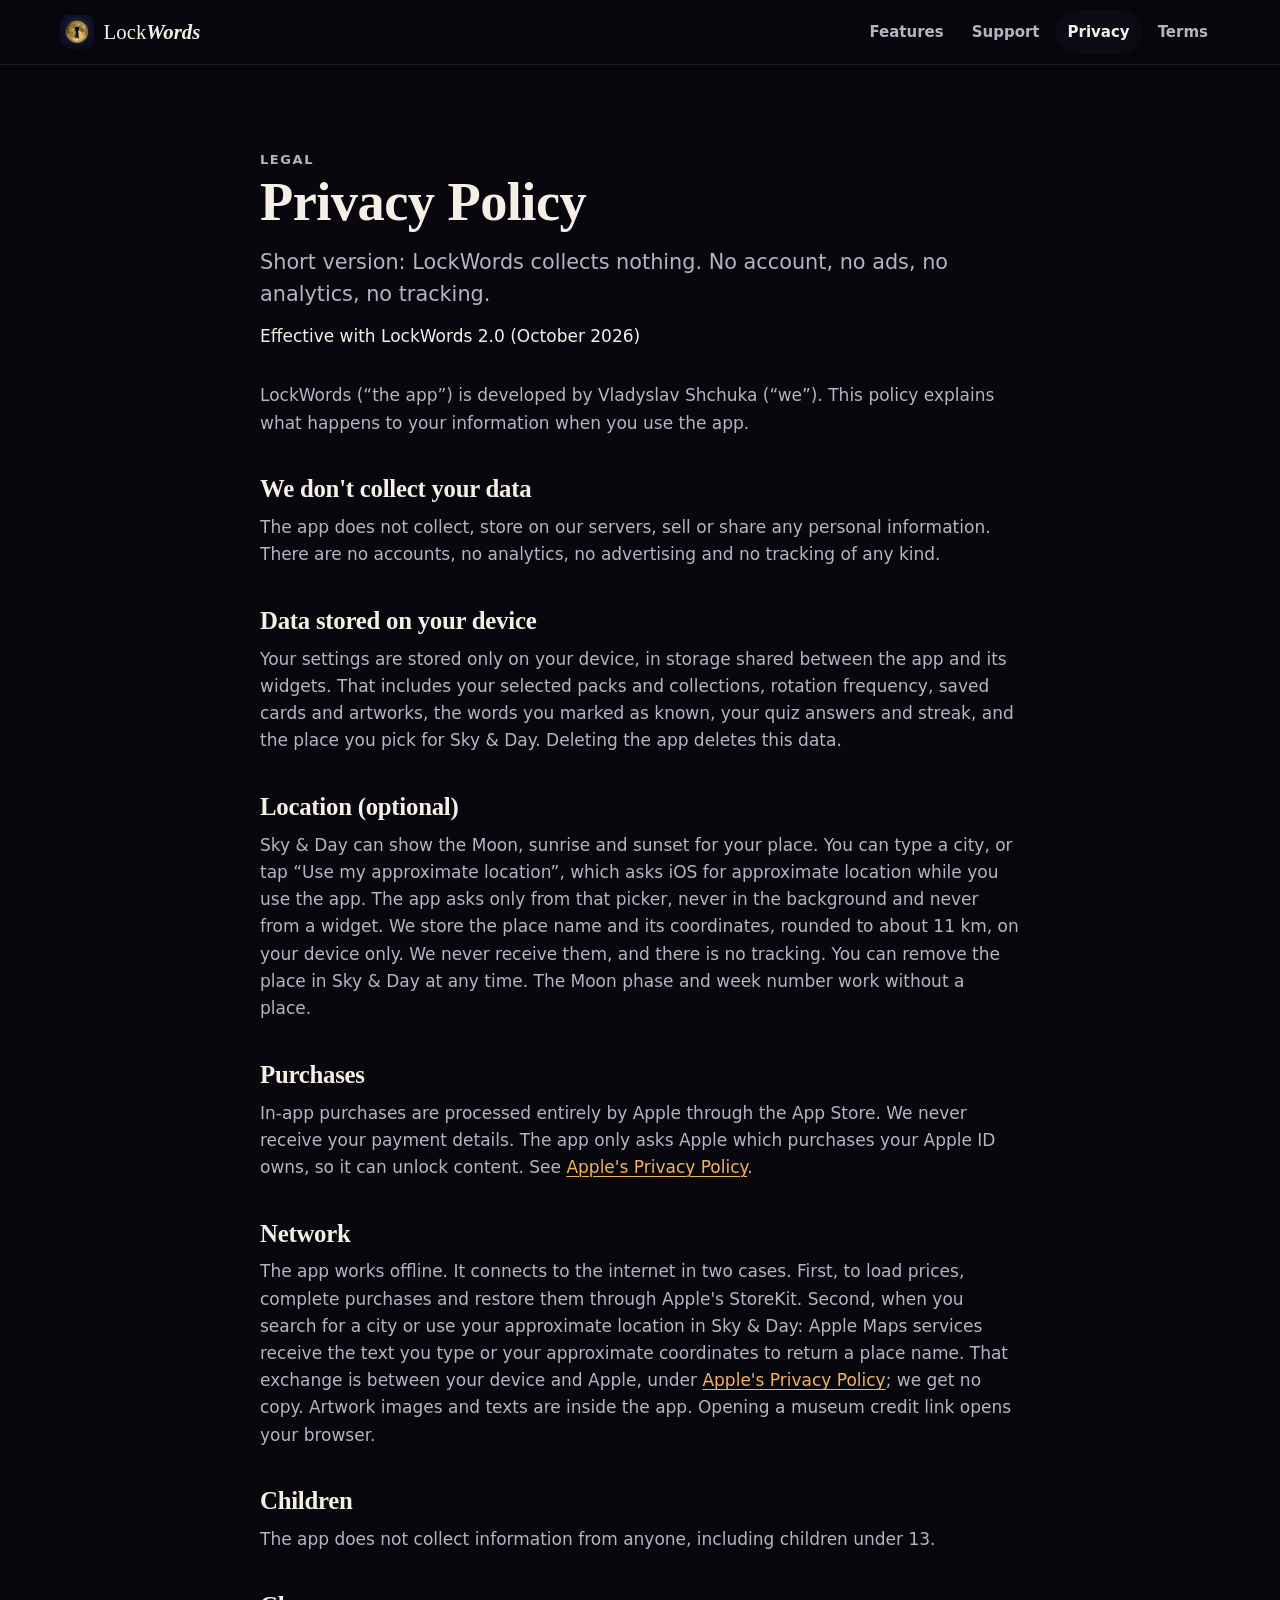
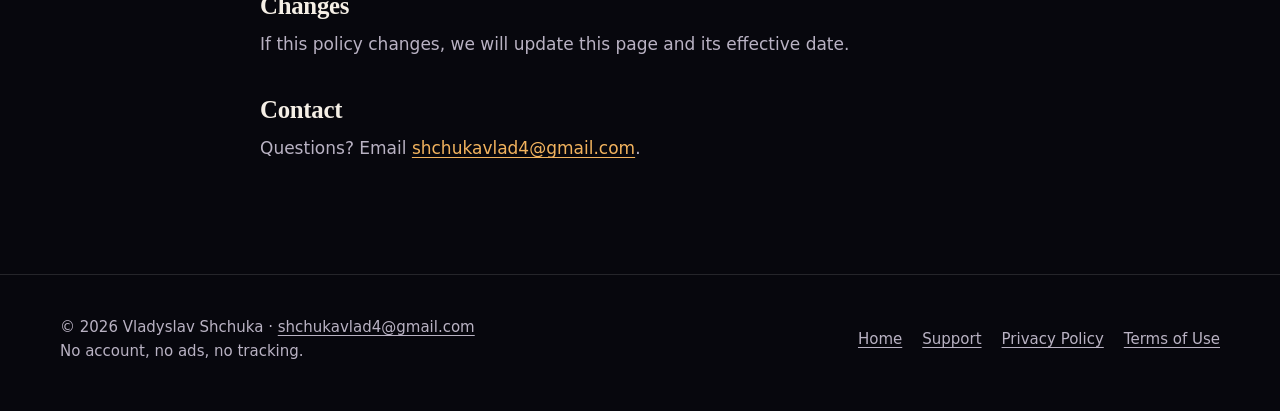
<file: privacy.html>
<!doctype html>
<html lang="en">
<head>
<meta charset="utf-8">
<meta name="viewport" content="width=device-width, initial-scale=1, viewport-fit=cover">
<title>Privacy Policy · LockWords</title>
<meta name="description" content="LockWords collects no personal data: no account, no ads, no analytics, no tracking. What stays on your iPhone and how optional location works.">
<meta name="theme-color" content="#07070D">
<link rel="canonical" href="https://xzot.github.io/lockwords/privacy.html">
<link rel="icon" href="assets/img/favicon-64.png" sizes="64x64">
<link rel="apple-touch-icon" href="assets/img/apple-touch-icon.png">
<link rel="stylesheet" href="assets/site.css">
</head>
<body>
<a class="skip" href="#main">Skip to content</a>
<header class="site-header">
  <div class="wrap">
    <a class="brand" href="./" aria-label="LockWords home"><img src="assets/img/icon.png" alt="" width="34" height="34"><span>Lock<b>Words</b></span></a>
    <nav class="nav" aria-label="Main"><a href="./#collections" class="nav-features">Features</a><a href="support.html">Support</a><a href="privacy.html" aria-current="page">Privacy</a><a href="terms.html">Terms</a></nav>
  </div>
</header>
<main id="main" class="narrow">
  <div class="page-head">
    <span class="eyebrow">Legal</span>
    <h1>Privacy Policy</h1>
    <p class="lead">Short version: LockWords collects nothing. No account, no ads, no analytics, no tracking.</p>
    <p class="meta" style="margin-top:.8rem">Effective with LockWords 2.0 (October 2026)</p>
  </div>
  <article class="prose">
<p>LockWords (“the app”) is developed by Vladyslav Shchuka (“we”). This policy explains what happens to your information when you use the app.</p>

<h2>We don't collect your data</h2>
<p>The app does not collect, store on our servers, sell or share any personal information. There are no accounts, no analytics, no advertising and no tracking of any kind.</p>

<h2>Data stored on your device</h2>
<p>Your settings are stored only on your device, in storage shared between the app and its widgets. That includes your selected packs and collections, rotation frequency, saved cards and artworks, the words you marked as known, your quiz answers and streak, and the place you pick for Sky &amp; Day. Deleting the app deletes this data.</p>

<h2>Location (optional)</h2>
<p>Sky &amp; Day can show the Moon, sunrise and sunset for your place. You can type a city, or tap “Use my approximate location”, which asks iOS for approximate location while you use the app. The app asks only from that picker, never in the background and never from a widget. We store the place name and its coordinates, rounded to about 11 km, on your device only. We never receive them, and there is no tracking. You can remove the place in Sky &amp; Day at any time. The Moon phase and week number work without a place.</p>

<h2>Purchases</h2>
<p>In-app purchases are processed entirely by Apple through the App Store. We never receive your payment details. The app only asks Apple which purchases your Apple ID owns, so it can unlock content. See <a href="https://www.apple.com/legal/privacy/">Apple's Privacy Policy</a>.</p>

<h2>Network</h2>
<p>The app works offline. It connects to the internet in two cases. First, to load prices, complete purchases and restore them through Apple's StoreKit. Second, when you search for a city or use your approximate location in Sky &amp; Day: Apple Maps services receive the text you type or your approximate coordinates to return a place name. That exchange is between your device and Apple, under <a href="https://www.apple.com/legal/privacy/">Apple's Privacy Policy</a>; we get no copy. Artwork images and texts are inside the app. Opening a museum credit link opens your browser.</p>

<h2>Children</h2>
<p>The app does not collect information from anyone, including children under 13.</p>

<h2>Changes</h2>
<p>If this policy changes, we will update this page and its effective date.</p>

<h2>Contact</h2>
<p>Questions? Email <a href="mailto:shchukavlad4@gmail.com">shchukavlad4@gmail.com</a>.</p>
  </article>
</main>
<footer class="site-footer">
  <div class="wrap">
    <p>© 2026 Vladyslav Shchuka · <a href="mailto:shchukavlad4@gmail.com">shchukavlad4@gmail.com</a><br>No account, no ads, no tracking.</p>
    <nav aria-label="Footer"><a href="./">Home</a><a href="support.html">Support</a><a href="privacy.html">Privacy Policy</a><a href="terms.html">Terms of Use</a></nav>
  </div>
</footer>
</body>
</html>
</file>
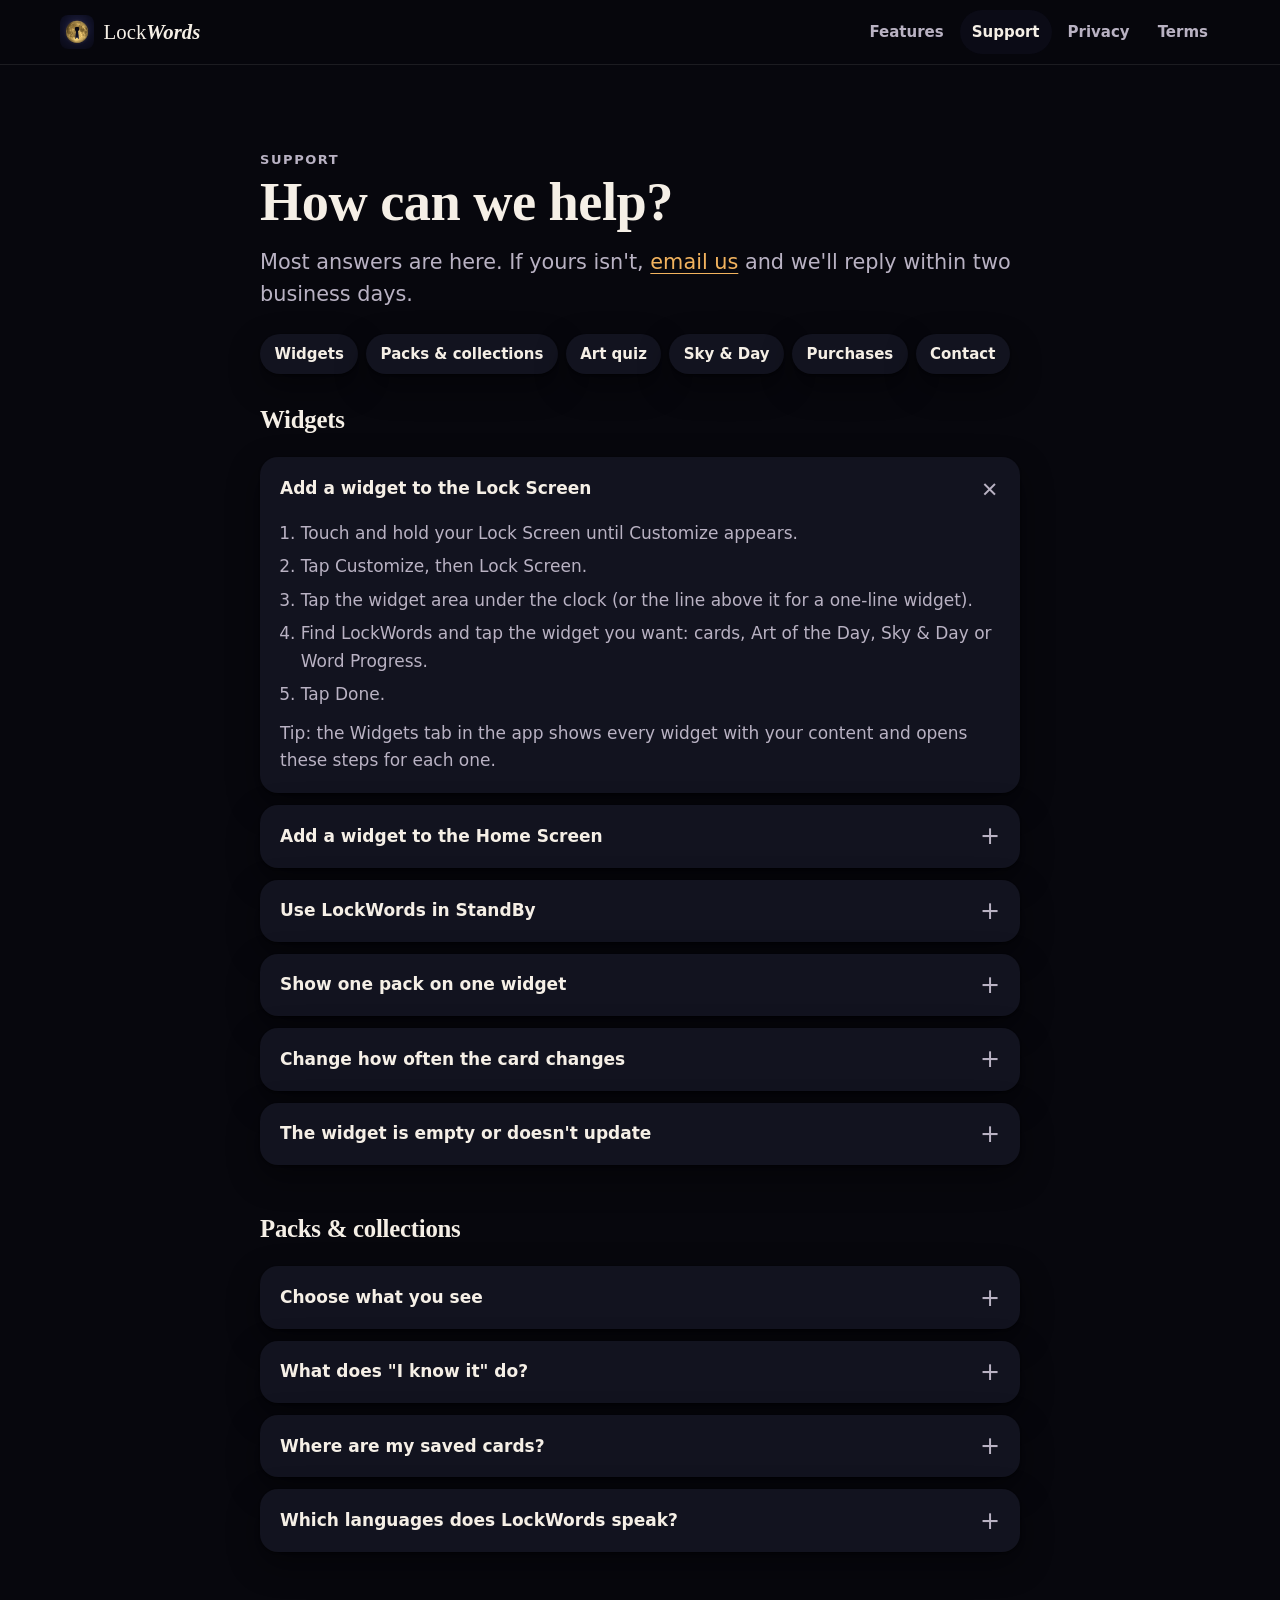
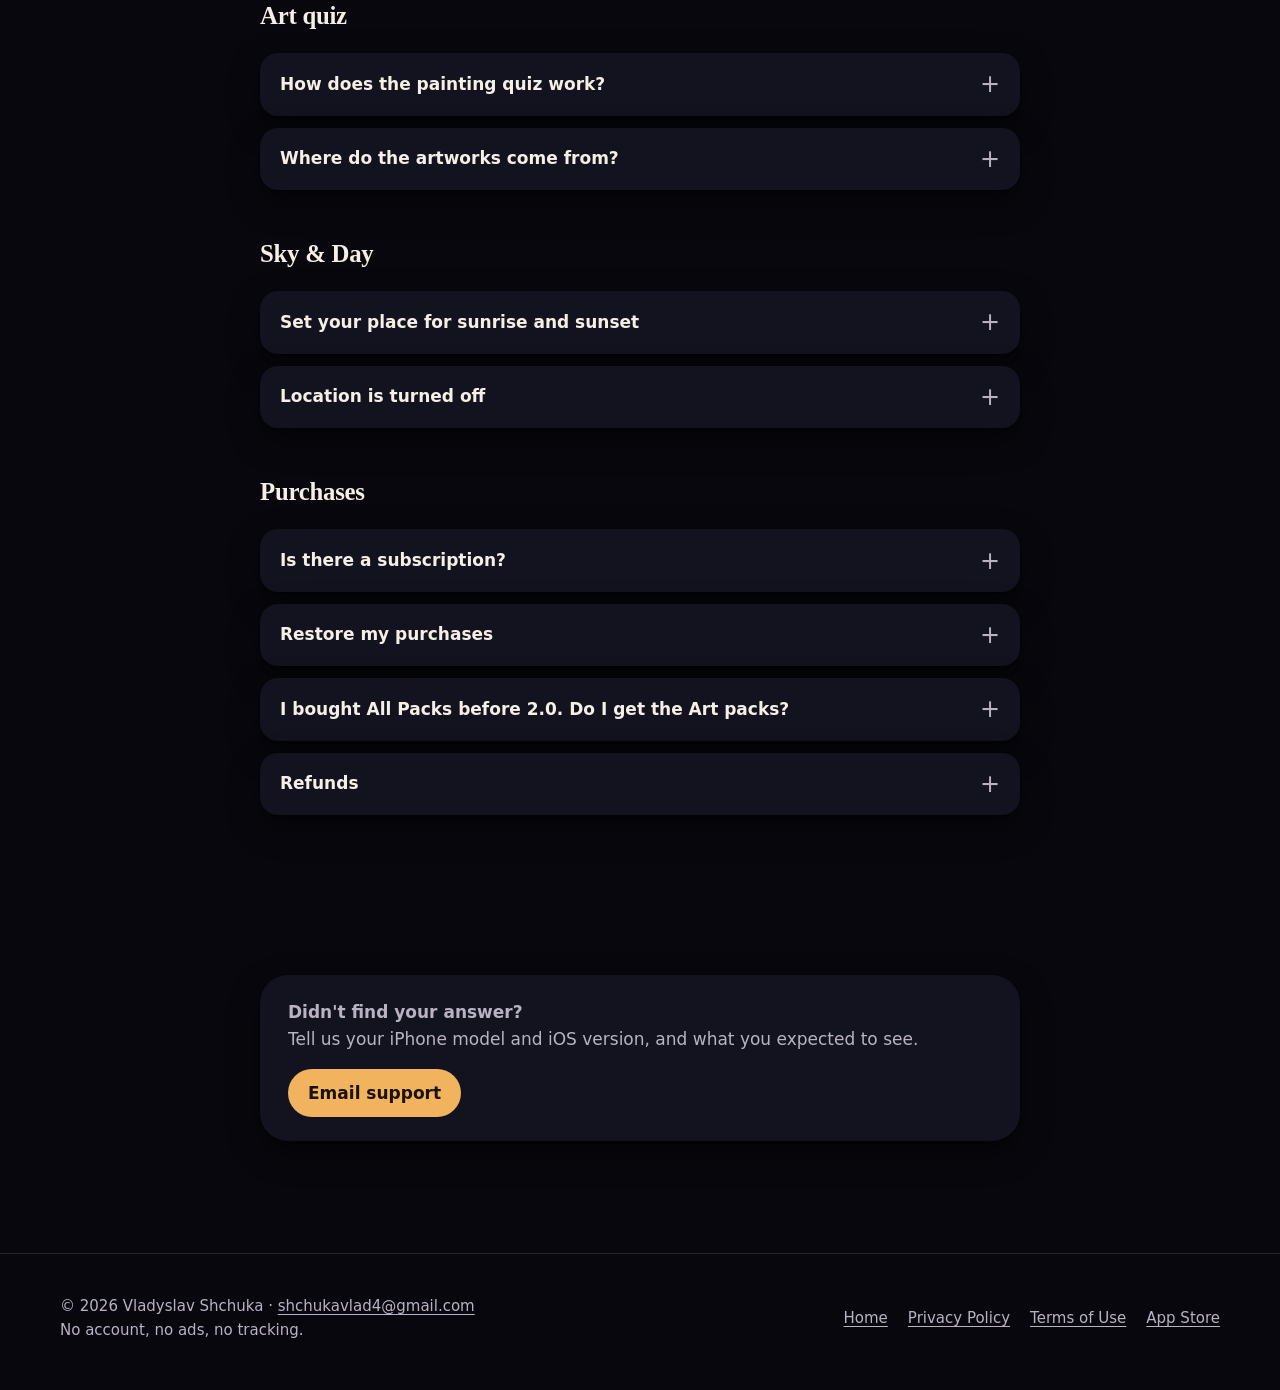
<file: support.html>
<!doctype html>
<html lang="en">
<head>
<meta charset="utf-8">
<meta name="viewport" content="width=device-width, initial-scale=1, viewport-fit=cover">
<title>Support · LockWords</title>
<meta name="description" content="How to add LockWords widgets to your Lock Screen, Home Screen and StandBy, choose packs, answer the art quiz, set a place for Sky & Day, and restore purchases.">
<meta name="apple-itunes-app" content="app-id=6816537476">
<meta name="theme-color" content="#07070D">
<link rel="canonical" href="https://xzot.github.io/lockwords/support.html">
<link rel="icon" href="assets/img/favicon-64.png" sizes="64x64">
<link rel="apple-touch-icon" href="assets/img/apple-touch-icon.png">
<link rel="stylesheet" href="assets/site.css">
</head>
<body>
<a class="skip" href="#main">Skip to content</a>
<header class="site-header">
  <div class="wrap">
    <a class="brand" href="./" aria-label="LockWords home"><img src="assets/img/icon.png" alt="" width="34" height="34"><span>Lock<b>Words</b></span></a>
    <nav class="nav" aria-label="Main">
      <a class="nav-features" href="./#collections">Features</a>
      <a href="support.html" aria-current="page">Support</a>
      <a href="privacy.html">Privacy</a>
      <a href="terms.html">Terms</a>
    </nav>
  </div>
</header>

<main id="main" class="narrow">
  <div class="page-head">
    <span class="eyebrow">Support</span>
    <h1>How can we help?</h1>
    <p class="lead">Most answers are here. If yours isn't, <a href="mailto:shchukavlad4@gmail.com?subject=LockWords%20support">email us</a> and we'll reply within two business days.</p>
    <ul class="toc">
      <li><a href="#widgets">Widgets</a></li>
      <li><a href="#content">Packs &amp; collections</a></li>
      <li><a href="#art">Art quiz</a></li>
      <li><a href="#sky">Sky &amp; Day</a></li>
      <li><a href="#purchases">Purchases</a></li>
      <li><a href="#contact">Contact</a></li>
    </ul>
  </div>

  <div class="faq prose">
    <h2 id="widgets">Widgets</h2>
    <details id="lock-screen" open><summary>Add a widget to the Lock Screen</summary><div>
      <ol>
        <li>Touch and hold your Lock Screen until Customize appears.</li>
        <li>Tap Customize, then Lock Screen.</li>
        <li>Tap the widget area under the clock (or the line above it for a one-line widget).</li>
        <li>Find LockWords and tap the widget you want: cards, Art of the Day, Sky &amp; Day or Word Progress.</li>
        <li>Tap Done.</li>
      </ol>
      <p>Tip: the Widgets tab in the app shows every widget with your content and opens these steps for each one.</p>
    </div></details>
    <details id="home-screen"><summary>Add a widget to the Home Screen</summary><div>
      <p>Touch and hold an empty area of the Home Screen, tap Edit, then Add Widget. Search for LockWords, swipe to the size you want and tap Add Widget. The medium and large Art of the Day widgets have the quiz buttons.</p>
    </div></details>
    <details id="standby"><summary>Use LockWords in StandBy</summary><div>
      <p>Turn your iPhone on its side while it charges. Touch and hold the widget area, tap +, and add a small LockWords widget. At night StandBy shows widgets in red to keep the room dark.</p>
    </div></details>
    <details id="pin-pack"><summary>Show one pack on one widget</summary><div>
      <p>Touch and hold the widget, tap Edit Widget and pick a pack. Without a pinned pack the widget mixes everything you selected in the app.</p>
    </div></details>
    <details id="schedule"><summary>Change how often the card changes</summary><div>
      <p>In the Widgets tab, under How your widgets behave, choose every 30 minutes, every hour (the default), every 3 or 6 hours, or once a day. Cards change on the clock and work offline. iOS decides the exact moment a widget redraws, so it can be a minute or two late.</p>
    </div></details>
    <details id="widget-blank"><summary>The widget is empty or doesn't update</summary><div>
      <p>Open LockWords once so it can prepare today's cards, then lock your iPhone. If the widget still looks stale, remove it and add it again. Low Power Mode can delay widget updates.</p>
    </div></details>

    <h2 id="content">Packs &amp; collections</h2>
    <details id="choose-packs"><summary>Choose what you see</summary><div>
      <p>Open Library and switch between Words &amp; Wisdom, Art and Sky &amp; Day. Tap + next to any card pack to add it to your mix. In the Widgets tab, Show on Today turns each collection on or off in the app.</p>
    </div></details>
    <details id="know-it"><summary>What does "I know it" do?</summary><div>
      <p>It takes a word out of the rotation, so you see words you're still learning. The Word Progress ring on the Lock Screen counts the words you know. You can undo it from the card.</p>
    </div></details>
    <details id="saved"><summary>Where are my saved cards?</summary><div>
      <p>In Library, tap the heart at the top. Saved cards and artworks are there, newest first.</p>
    </div></details>
    <details id="languages"><summary>Which languages does LockWords speak?</summary><div>
      <p>The app is in English and 28 other languages, including the artwork stories. The word, verse and quote cards stay in English, because many of them are about English itself.</p>
    </div></details>

    <h2 id="art">Art quiz</h2>
    <details id="quiz"><summary>How does the painting quiz work?</summary><div>
      <p>Each day Art of the Day picks a work and asks one question about it: who made it, when it was made, or, for botanical plates and old maps, which plant or place it shows. Answer on a medium or large Home Screen widget, or in the app. The answer stays hidden until you give one. Right answers in a row build your streak.</p>
    </div></details>
    <details id="art-rights"><summary>Where do the artworks come from?</summary><div>
      <p>Every work is in the public domain and comes from museum open-access collections, such as the Art Institute of Chicago, the Rijksmuseum, the National Gallery of Art, the Cleveland Museum of Art and The Met. Each artwork screen credits the museum and links to its page.</p>
    </div></details>

    <h2 id="sky">Sky &amp; Day</h2>
    <details id="place"><summary>Set your place for sunrise and sunset</summary><div>
      <p>Open Sky &amp; Day and tap Choose a place. Type your city, or tap Use my approximate location. You can change it later in the Widgets tab, under Place for Sky &amp; Day. The Moon's phase and the week number work without a place.</p>
    </div></details>
    <details id="location-denied"><summary>Location is turned off</summary><div>
      <p>You don't need it: search for your city instead. To allow it, open the iPhone Settings app and find LockWords: on iOS 18 and later tap Apps, then LockWords; on iOS 17 tap Privacy &amp; Security, then Location Services, then LockWords. Choose While Using the App. LockWords asks for approximate location only.</p>
    </div></details>

    <h2 id="purchases">Purchases</h2>
    <details id="subscription"><summary>Is there a subscription?</summary><div>
      <p>No. Every purchase is a key you buy once: a pack key, a collection key, or the master key (All Packs). Nothing renews. Affirmations, the Impressionism art pack and Sky &amp; Day come with the app, and the other packs let you try their first cards.</p>
    </div></details>
    <details id="restore"><summary>Restore my purchases</summary><div>
      <p>In the app open Library, tap Your keys and then Restore purchases (also at the bottom of the Widgets tab), signed in with the Apple ID you used to buy. Purchases are also shared with your Family Sharing group.</p>
    </div></details>
    <details id="all-packs-art"><summary>I bought All Packs before 2.0. Do I get the Art packs?</summary><div>
      <p>Yes. All Packs includes every pack added later, and that includes all Art packs.</p>
    </div></details>
    <details id="refund"><summary>Refunds</summary><div>
      <p>Apple handles payments and refunds. Request one at <a href="https://reportaproblem.apple.com">reportaproblem.apple.com</a>.</p>
    </div></details>
  </div>

  <div class="contact-card" id="contact">
    <p><strong>Didn't find your answer?</strong><br>Tell us your iPhone model and iOS version, and what you expected to see.</p>
    <a class="btn btn-primary" href="mailto:shchukavlad4@gmail.com?subject=LockWords%20support">Email support</a>
  </div>
  <div style="height:var(--section)"></div>
</main>

<footer class="site-footer">
  <div class="wrap">
    <p>© 2026 Vladyslav Shchuka · <a href="mailto:shchukavlad4@gmail.com">shchukavlad4@gmail.com</a><br>No account, no ads, no tracking.</p>
    <nav aria-label="Footer"><a href="./">Home</a><a href="privacy.html">Privacy Policy</a><a href="terms.html">Terms of Use</a><a href="https://apps.apple.com/app/id6816537476">App Store</a></nav>
  </div>
</footer>
<script>
  // Open the answer a link points to (support.html#restore) and close it on others.
  function openFromHash() {
    var el = location.hash && document.getElementById(location.hash.slice(1));
    if (el && el.tagName === 'DETAILS') { el.open = true; el.scrollIntoView({ block: 'start' }); }
  }
  window.addEventListener('hashchange', openFromHash);
  openFromHash();
</script>
</body>
</html>
</file>
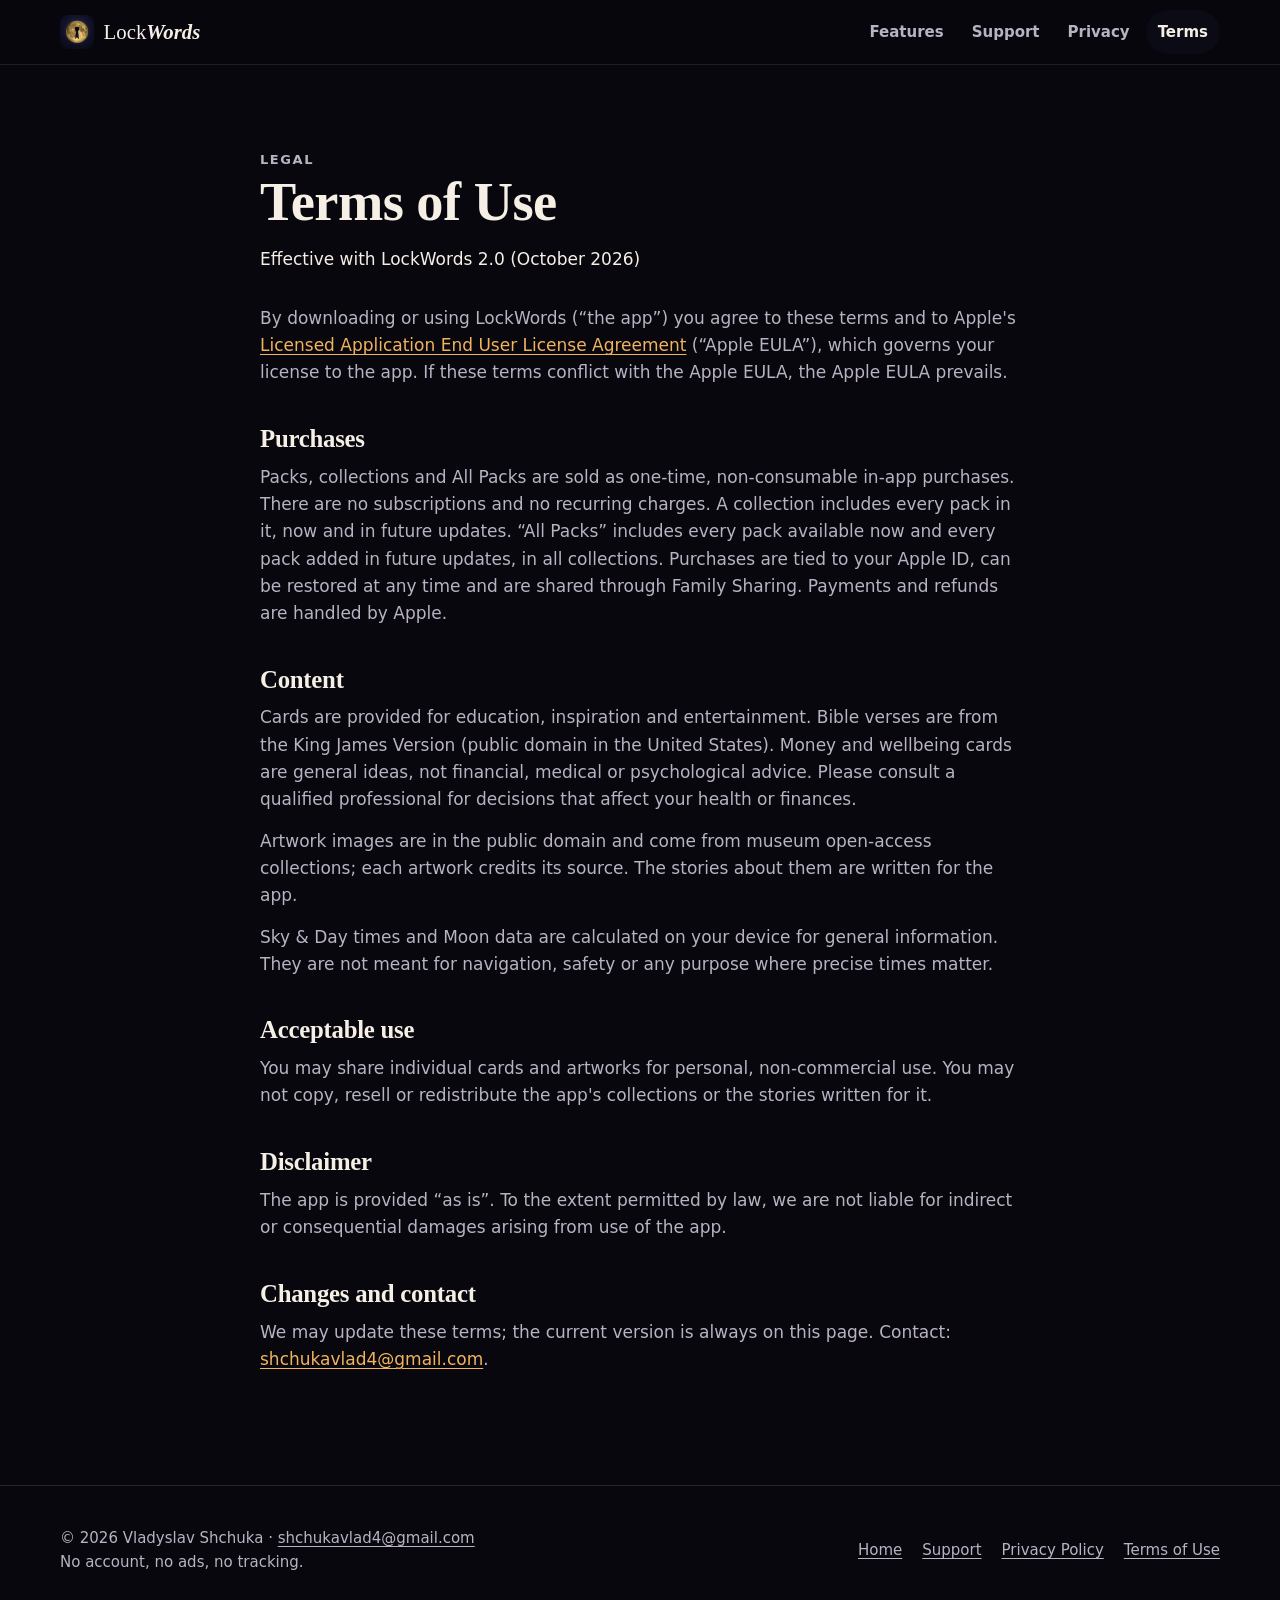
<file: terms.html>
<!doctype html>
<html lang="en">
<head>
<meta charset="utf-8">
<meta name="viewport" content="width=device-width, initial-scale=1, viewport-fit=cover">
<title>Terms of Use · LockWords</title>
<meta name="description" content="Terms of use for LockWords: one-time purchases, content, public-domain artworks, Sky & Day information.">
<meta name="theme-color" content="#07070D">
<link rel="canonical" href="https://xzot.github.io/lockwords/terms.html">
<link rel="icon" href="assets/img/favicon-64.png" sizes="64x64">
<link rel="apple-touch-icon" href="assets/img/apple-touch-icon.png">
<link rel="stylesheet" href="assets/site.css">
</head>
<body>
<a class="skip" href="#main">Skip to content</a>
<header class="site-header">
  <div class="wrap">
    <a class="brand" href="./" aria-label="LockWords home"><img src="assets/img/icon.png" alt="" width="34" height="34"><span>Lock<b>Words</b></span></a>
    <nav class="nav" aria-label="Main"><a href="./#collections" class="nav-features">Features</a><a href="support.html">Support</a><a href="privacy.html">Privacy</a><a href="terms.html" aria-current="page">Terms</a></nav>
  </div>
</header>
<main id="main" class="narrow">
  <div class="page-head">
    <span class="eyebrow">Legal</span>
    <h1>Terms of Use</h1>
    <p class="meta" style="margin-top:.8rem">Effective with LockWords 2.0 (October 2026)</p>
  </div>
  <article class="prose">
<p>By downloading or using LockWords (“the app”) you agree to these terms and to Apple's <a href="https://www.apple.com/legal/internet-services/itunes/dev/stdeula/">Licensed Application End User License Agreement</a> (“Apple EULA”), which governs your license to the app. If these terms conflict with the Apple EULA, the Apple EULA prevails.</p>

<h2>Purchases</h2>
<p>Packs, collections and All Packs are sold as one-time, non-consumable in-app purchases. There are no subscriptions and no recurring charges. A collection includes every pack in it, now and in future updates. “All Packs” includes every pack available now and every pack added in future updates, in all collections. Purchases are tied to your Apple ID, can be restored at any time and are shared through Family Sharing. Payments and refunds are handled by Apple.</p>

<h2>Content</h2>
<p>Cards are provided for education, inspiration and entertainment. Bible verses are from the King James Version (public domain in the United States). Money and wellbeing cards are general ideas, not financial, medical or psychological advice. Please consult a qualified professional for decisions that affect your health or finances.</p>
<p>Artwork images are in the public domain and come from museum open-access collections; each artwork credits its source. The stories about them are written for the app.</p>
<p>Sky &amp; Day times and Moon data are calculated on your device for general information. They are not meant for navigation, safety or any purpose where precise times matter.</p>

<h2>Acceptable use</h2>
<p>You may share individual cards and artworks for personal, non-commercial use. You may not copy, resell or redistribute the app's collections or the stories written for it.</p>

<h2>Disclaimer</h2>
<p>The app is provided “as is”. To the extent permitted by law, we are not liable for indirect or consequential damages arising from use of the app.</p>

<h2>Changes and contact</h2>
<p>We may update these terms; the current version is always on this page. Contact: <a href="mailto:shchukavlad4@gmail.com">shchukavlad4@gmail.com</a>.</p>
  </article>
</main>
<footer class="site-footer">
  <div class="wrap">
    <p>© 2026 Vladyslav Shchuka · <a href="mailto:shchukavlad4@gmail.com">shchukavlad4@gmail.com</a><br>No account, no ads, no tracking.</p>
    <nav aria-label="Footer"><a href="./">Home</a><a href="support.html">Support</a><a href="privacy.html">Privacy Policy</a><a href="terms.html">Terms of Use</a></nav>
  </div>
</footer>
</body>
</html>
</file>
<file: assets/site.css>
/* LockWords website. Tokens mirror the app's design system (Shared/DesignSystem):
   primitives → semantic roles → components. No web fonts: ui-serif is New York on
   Apple devices, the same serif the app uses. */

:root {
  color-scheme: light dark;

  /* Primitives */
  --c-paper: #F6F3EE;
  --c-paper-2: #EFEAE1;
  --c-white: #FFFFFF;
  --c-ink: #1B1830;
  --c-ink-2: #4E4963;
  --c-indigo: #4A3FD0;
  --c-indigo-deep: #3A30B0;
  --c-night: #0D0C14;
  --c-night-2: #17151F;
  --c-night-3: #221F2D;
  --c-wall: #1C1916;
  --c-sky: #0E1420;
  --c-sky-2: #182133;
  --c-moonlight: #F2DDA8;
  --c-amber: #F5B764;
  /* 2.1: the night sky of the app (Night Window), not the old indigo dusk. */
  --c-dusk: linear-gradient(170deg, #05060E 0%, #0E1430 45%, #1C1A3C 75%, #3A2A2E 100%);

  /* Semantic */
  --bg: var(--c-paper);
  --bg-raised: var(--c-white);
  --bg-sunk: var(--c-paper-2);
  --text: var(--c-ink);
  --text-2: var(--c-ink-2);
  --accent: var(--c-indigo);
  --accent-hover: var(--c-indigo-deep);
  --on-accent: #FFFFFF;
  --line: #E3DDD2;
  --shadow: 0 1px 2px rgb(27 24 48 / .06), 0 12px 32px rgb(27 24 48 / .10);
  --shadow-lg: 0 2px 6px rgb(0 0 0 / .10), 0 30px 70px rgb(20 17 58 / .28);
  --focus: #4A3FD0;

  /* Type */
  --serif: ui-serif, "New York", "Iowan Old Style", "Palatino Linotype", Georgia, serif;
  --sans: system-ui, -apple-system, "SF Pro Text", "Segoe UI", Roboto, "Helvetica Neue", Arial, sans-serif;
  --fs-hero: clamp(2.4rem, 1.5rem + 3.6vw, 4rem);
  --fs-h2: clamp(1.9rem, 1.4rem + 2.2vw, 2.9rem);
  --fs-h3: 1.25rem;
  --fs-lead: clamp(1.1rem, 1rem + .45vw, 1.3rem);
  --fs-body: 1.0625rem;
  --fs-small: .9375rem;

  /* Space, shape */
  --gutter: clamp(1rem, .5rem + 2.5vw, 2rem);
  --section: clamp(4rem, 3rem + 5vw, 7.5rem);
  --max: 1160px;
  --r-s: 12px;
  --r-m: 18px;
  --r-l: 28px;
}

@media (prefers-color-scheme: dark) {
  :root {
    --bg: var(--c-night);
    --bg-raised: var(--c-night-2);
    --bg-sunk: #121019;
    --text: #F4F1EA;
    --text-2: #B3AEC4;
    --accent: #A9A3FF;
    --accent-hover: #C4BFFF;
    --on-accent: #14113A;
    --line: #2C2938;
    --shadow: 0 1px 2px rgb(0 0 0 / .4), 0 12px 32px rgb(0 0 0 / .35);
    --shadow-lg: 0 2px 6px rgb(0 0 0 / .4), 0 30px 70px rgb(0 0 0 / .55);
    --focus: #C4BFFF;
  }
}

/* Base */
*, *::before, *::after { box-sizing: border-box; }
html { -webkit-text-size-adjust: 100%; scroll-behavior: smooth; }
body {
  margin: 0; background: var(--bg); color: var(--text);
  font: var(--fs-body)/1.6 var(--sans);
  -webkit-font-smoothing: antialiased; text-rendering: optimizeLegibility;
}
img { max-width: 100%; height: auto; display: block; }
a { color: var(--accent); text-underline-offset: .18em; text-decoration-thickness: 1px; }
a:hover { color: var(--accent-hover); }
:focus-visible { outline: 3px solid var(--focus); outline-offset: 3px; border-radius: 6px; }
h1, h2, h3 { line-height: 1.12; letter-spacing: -.01em; margin: 0; }
h1, h2 { font-family: var(--serif); font-weight: 600; }
h2 { font-size: var(--fs-h2); }
h3 { font-size: var(--fs-h3); font-weight: 650; }
p { margin: 0; }
.serif { font-family: var(--serif); }
.wrap { width: min(100% - 2 * var(--gutter), var(--max)); margin-inline: auto; }
.narrow { width: min(100% - 2 * var(--gutter), 760px); margin-inline: auto; }
.eyebrow { font-size: .8125rem; font-weight: 650; letter-spacing: .12em; text-transform: uppercase; color: var(--text-2); }
.lead { font-size: var(--fs-lead); color: var(--text-2); line-height: 1.55; }
.visually-hidden { position: absolute !important; width: 1px; height: 1px; overflow: hidden; clip: rect(0 0 0 0); white-space: nowrap; }
.skip { position: absolute; left: -999px; top: 8px; background: var(--bg-raised); color: var(--text); padding: 10px 16px; border-radius: 10px; z-index: 50; }
.skip:focus { left: 8px; }

/* Header */
.site-header {
  position: sticky; top: 0; z-index: 20;
  background: color-mix(in srgb, var(--bg) 82%, transparent);
  -webkit-backdrop-filter: saturate(1.4) blur(18px); backdrop-filter: saturate(1.4) blur(18px);
  border-bottom: 1px solid color-mix(in srgb, var(--line) 70%, transparent);
}
.site-header .wrap { display: flex; align-items: center; gap: 1rem; min-height: 64px; flex-wrap: wrap; }
.brand { display: inline-flex; align-items: center; gap: .6rem; color: var(--text); text-decoration: none; font-family: var(--serif); font-size: 1.3rem; }
.brand img { width: 34px; height: 34px; border-radius: 8px; }
.brand b { font-weight: 650; font-style: italic; }
.nav { display: flex; gap: .25rem; margin-left: auto; flex-wrap: wrap; }
.nav a { color: var(--text-2); text-decoration: none; font-size: var(--fs-small); font-weight: 550; padding: .55rem .75rem; border-radius: 999px; min-height: 44px; display: inline-flex; align-items: center; }
.nav a:hover, .nav a[aria-current="page"] { color: var(--text); background: var(--bg-sunk); }
@media (max-width: 560px) {
  .site-header .wrap { justify-content: center; gap: 0; padding-block: .4rem; }
  .nav { margin: 0 auto; justify-content: center; }
  .nav a { padding: .45rem .6rem; }
  .nav .nav-features { display: none; }
}

/* Buttons and badge */
.actions { display: flex; flex-wrap: wrap; align-items: center; gap: .9rem 1.2rem; }
.badge { display: inline-block; line-height: 0; border-radius: 10px; }
.badge img { height: 54px; width: auto; }
.btn { display: inline-flex; align-items: center; gap: .5rem; min-height: 48px; padding: 0 1.25rem; border-radius: 999px; font-weight: 600; text-decoration: none; }
.btn-ghost { color: inherit; border: 1px solid currentColor; opacity: .9; }
.btn-ghost:hover { opacity: 1; color: inherit; }
.btn-primary { background: var(--accent); color: var(--on-accent); }
.btn-primary:hover { background: var(--accent-hover); color: var(--on-accent); }

/* Hero */
.hero { position: relative; overflow: hidden; color: #fff; background-color: #0E1430; background-image: var(--c-dusk); isolation: isolate; }
.hero::after { content: ""; position: absolute; inset: auto -10% -40% -10%; height: 70%; background: radial-gradient(closest-side, rgb(245 183 100 / .35), transparent); z-index: -1; }
.hero .wrap { display: grid; grid-template-columns: 1.05fr .95fr; gap: clamp(2rem, 5vw, 4rem); align-items: center; padding-block: clamp(3.5rem, 2rem + 6vw, 7rem); }
.hero h1 { font-size: var(--fs-hero); font-weight: 600; }
.hero h1 em { font-style: italic; color: #FFE3B8; }
.hero .lead { color: rgb(255 255 255 / .82); margin: 1.25rem 0 2rem; max-width: 34ch; }
.hero .trust { margin-top: 1.5rem; font-size: var(--fs-small); color: rgb(255 255 255 / .75); display: flex; flex-wrap: wrap; gap: .4rem 1.1rem; list-style: none; padding: 0; }
.hero .trust li::before { content: "✓"; margin-right: .4rem; color: #FFE3B8; }
.hero .btn-ghost { color: #fff; }
@media (max-width: 860px) {
  .hero .wrap { grid-template-columns: 1fr; text-align: center; }
  .hero .lead { margin-inline: auto; }
  .hero .actions, .hero .trust { justify-content: center; }
}

/* Lock Screen mock in the hero: a real clock and real widget content */
.lockmock {
  position: relative; margin-inline: auto; width: min(100%, 380px); min-height: 470px;
  border-radius: 44px; padding: 28px 22px 22px; color: #fff; text-align: center;
  background: linear-gradient(170deg, #241F5A 0%, #3B2C7C 45%, #6A3C7D 75%, #A35A3A 100%);
  box-shadow: var(--shadow-lg), inset 0 0 0 1px rgb(255 255 255 / .12);
  display: flex; flex-direction: column; overflow: hidden;
}
.lockmock .date { font-weight: 600; font-size: 1rem; opacity: .9; display: flex; justify-content: center; gap: .45rem; align-items: center; }
.lockmock .date img { width: 16px; height: 16px; border-radius: 50%; }
.lockmock .clock { font: 600 clamp(4.2rem, 3rem + 5vw, 5.6rem)/1 var(--sans); letter-spacing: -.03em; margin: .25rem 0 1rem; font-variant-numeric: tabular-nums; }
.stack { position: relative; display: grid; }
.stack > .wcard { grid-area: 1 / 1; }
.wcard {
  align-self: start; width: 100%;
  border-radius: 22px; padding: 16px 18px; text-align: left;
  background: rgb(255 255 255 / .14); -webkit-backdrop-filter: blur(14px); backdrop-filter: blur(14px);
  box-shadow: inset 0 0 0 1px rgb(255 255 255 / .16);
  opacity: 0; transform: translateY(14px) scale(.98);
  animation: card 12s infinite; animation-delay: calc(var(--i) * 4s);
}
.wcard .kind { font-size: .72rem; letter-spacing: .12em; text-transform: uppercase; opacity: .75; font-weight: 650; }
.wcard .term { font-family: var(--serif); font-size: 1.6rem; font-weight: 600; margin-top: .35rem; }
.wcard .term i { font-family: var(--sans); font-size: .85rem; font-weight: 400; opacity: .7; margin-left: .35rem; }
.wcard .def { opacity: .88; margin-top: .15rem; }
.wcard.art { display: grid; grid-template-columns: 42% 1fr; gap: 12px; padding: 10px; background: rgb(28 25 22 / .78); }
.wcard.art img { border-radius: 14px; width: 100%; height: 100%; object-fit: cover; aspect-ratio: 1; }
.wcard.art .q { font-size: .82rem; opacity: .8; margin: 2px 0 6px; }
.wcard.art .opt { display: block; font-size: .8rem; font-weight: 600; text-align: center; padding: 6px 4px; border-radius: 999px; background: rgb(255 255 255 / .16); margin-top: 5px; }
.wcard.art .opt.ok { background: rgb(143 209 174 / .3); box-shadow: inset 0 0 0 1.5px #8FD1AE; }
.wcard.sky { display: flex; gap: 14px; align-items: center; background: rgb(14 20 32 / .78); }
.wcard.sky img { width: 64px; height: 64px; border-radius: 50%; }
.wcard.sky .phase { font-family: var(--serif); font-size: 1.3rem; font-weight: 600; }
.wcard.sky .meta { font-size: .85rem; opacity: .8; }
.dots { display: flex; justify-content: center; gap: 6px; margin-top: 1rem; }
.lockbar { display: flex; justify-content: space-between; align-items: center; margin-top: auto; padding-top: 1.5rem; }
.lockbar span { width: 46px; height: 46px; border-radius: 50%; background: rgb(255 255 255 / .14); display: grid; place-items: center; }
.lockbar svg { width: 20px; height: 20px; opacity: .9; }
.lockbar i { width: 120px; height: 5px; border-radius: 3px; background: rgb(255 255 255 / .8); align-self: end; margin-bottom: 4px; }
.dots i { width: 6px; height: 6px; border-radius: 50%; background: rgb(255 255 255 / .35); animation: dot 12s infinite; animation-delay: calc(var(--i) * 4s); }
@keyframes card { 0% { opacity: 0; transform: translateY(14px) scale(.98); } 4%, 30% { opacity: 1; transform: none; } 34%, 100% { opacity: 0; transform: translateY(-10px) scale(.98); } }
@keyframes dot { 0%, 30% { background: #fff; } 34%, 100% { background: rgb(255 255 255 / .35); } }
@media (prefers-reduced-motion: reduce) {
  html { scroll-behavior: auto; }
  .wcard, .dots i { animation: none; }
  .stack { gap: 10px; }
  .stack > .wcard { grid-area: auto; opacity: 1; transform: none; }
  .dots { display: none; }
}

/* Sections */
.section { padding-block: var(--section); }
.section.alt { background: var(--bg-sunk); }
.section-head { text-align: center; max-width: 720px; margin: 0 auto clamp(2.5rem, 5vw, 4rem); }
.section-head .lead { margin-top: 1rem; }
.section-head .eyebrow { display: block; margin-bottom: .8rem; }

/* Collections */
.collections { display: grid; grid-template-columns: repeat(3, 1fr); gap: 1.25rem; }
.coll { border-radius: var(--r-l); padding: 1.75rem; background: var(--bg-raised); box-shadow: var(--shadow); display: flex; flex-direction: column; gap: .75rem; overflow: hidden; }
.coll h3 { font-family: var(--serif); font-size: 1.6rem; font-weight: 600; }
.coll p { color: var(--text-2); }
.coll .sample { margin: auto 0 0; border-radius: var(--r-m); padding: 1.1rem 1.2rem; }
.coll.words .sample { background-color: #3A2D8C; background-image: linear-gradient(150deg, #2E2780, #5B3399); color: #fff; }
.coll.words .sample .t { font: 600 1.45rem/1.2 var(--serif); }
.coll.words .sample .d { opacity: .85; font-size: .95rem; }
.coll.art .sample { background: var(--c-wall); padding: 0; }
.coll.art .sample img { border-radius: var(--r-m) var(--r-m) 0 0; aspect-ratio: 16 / 10; object-fit: cover; width: 100%; }
.coll.art .sample figcaption { color: #F7F2E9; padding: .8rem 1.1rem 1rem; font-size: .9rem; }
.coll.art .sample figcaption b { font-family: var(--serif); font-size: 1.05rem; display: block; }
.coll.sky .sample { background: var(--c-sky); color: #F4F1EA; display: flex; gap: 1rem; align-items: center; }
.coll.sky .sample img { width: 72px; height: 72px; border-radius: 50%; }
.coll.sky .sample .t { font: 600 1.2rem/1.2 var(--serif); }
.coll.sky .sample .d { color: var(--c-moonlight); font-size: .9rem; }
.tag { display: inline-block; font-size: .8rem; font-weight: 650; color: var(--accent); }
@media (max-width: 900px) { .collections { grid-template-columns: 1fr; max-width: 560px; margin-inline: auto; } }

/* Feature rows */
.feature { display: grid; grid-template-columns: 1fr 1fr; gap: clamp(2rem, 6vw, 5rem); align-items: center; }
.feature + .feature { margin-top: var(--section); }
.feature.flip .feature-media { order: -1; }
.feature-text h2 { margin: .6rem 0 1rem; }
.feature-text .lead { margin-bottom: 1.25rem; }
.points { list-style: none; padding: 0; margin: 1.25rem 0 0; display: grid; gap: .7rem; }
.points li { display: grid; grid-template-columns: 26px 1fr; gap: .6rem; color: var(--text-2); }
.points svg { width: 22px; height: 22px; color: var(--accent); margin-top: 2px; }
.feature-media { display: flex; justify-content: center; }
.feature-media .phone-pair { width: 100%; max-width: 580px; }
@media (max-width: 860px) {
  .feature { grid-template-columns: 1fr; text-align: center; }
  .feature.flip .feature-media { order: 0; }
  .points { text-align: left; max-width: 30rem; margin-inline: auto; }
}

/* Phone frame around real captures */
.phone {
  border-radius: clamp(28px, 7vw, 48px); padding: 10px; background: #0D0C14;
  box-shadow: var(--shadow-lg), inset 0 0 0 1.5px rgb(255 255 255 / .1); position: relative;
}
.phone img { border-radius: clamp(20px, 5.6vw, 39px); width: 100%; aspect-ratio: 1320 / 2868; object-fit: cover; }
.phone-pair { display: flex; gap: 1rem; align-items: flex-end; justify-content: center; }
.phone-pair .phone:first-child { flex: 0 0 54%; max-width: 300px; }
.phone-pair .phone:nth-child(2) { flex: 0 0 43%; max-width: 250px; margin-bottom: -2rem; }

/* Steps (widgets) */
.steps { display: grid; grid-template-columns: repeat(3, 1fr); gap: 1.25rem; counter-reset: step; }
.step { background: var(--bg-raised); border-radius: var(--r-l); padding: 1.6rem; box-shadow: var(--shadow); }
.step h3 { display: flex; align-items: center; gap: .6rem; margin-bottom: .7rem; }
.step h3::before { counter-increment: step; content: counter(step); display: grid; place-items: center; width: 32px; height: 32px; border-radius: 50%; background: var(--accent); color: var(--on-accent); font: 700 .95rem/1 var(--sans); flex: none; }
.step p { color: var(--text-2); }
@media (max-width: 900px) { .steps { grid-template-columns: 1fr; max-width: 560px; margin-inline: auto; } }

/* Pay once + privacy */
.duo { display: grid; grid-template-columns: 1fr 1fr; gap: 1.25rem; }
.panel { border-radius: var(--r-l); padding: clamp(1.6rem, 3vw, 2.4rem); background: var(--bg-raised); box-shadow: var(--shadow); }
.panel h2 { font-size: clamp(1.6rem, 1.3rem + 1.2vw, 2.2rem); margin-bottom: 1rem; }
.panel p { color: var(--text-2); }
.panel.dark { background-color: #0E1430; background-image: var(--c-dusk); color: #fff; }
.panel.dark p, .panel.dark li { color: rgb(255 255 255 / .82); }
.panel ul { margin: 1.1rem 0 0; padding-left: 1.2rem; display: grid; gap: .45rem; color: var(--text-2); }
@media (max-width: 860px) { .duo { grid-template-columns: 1fr; } }

/* Numbers strip */
.numbers { display: grid; grid-template-columns: repeat(4, 1fr); gap: 1rem; text-align: center; margin-top: clamp(2.5rem, 5vw, 4rem); }
.numbers b { display: block; font: 600 clamp(2rem, 1.5rem + 2vw, 3rem)/1 var(--serif); }
.numbers span { color: var(--text-2); font-size: var(--fs-small); }
@media (max-width: 640px) { .numbers { grid-template-columns: repeat(2, 1fr); row-gap: 1.75rem; } }

/* FAQ */
.faq { display: grid; gap: .75rem; }
.faq details { background: var(--bg-raised); border-radius: var(--r-m); box-shadow: var(--shadow); padding: 0 1.25rem; }
.faq summary { cursor: pointer; list-style: none; padding: 1.1rem 0; font-weight: 650; display: flex; justify-content: space-between; gap: 1rem; min-height: 44px; align-items: center; }
.faq summary::-webkit-details-marker { display: none; }
.faq summary::after { content: "+"; font: 400 1.5rem/1 var(--sans); color: var(--text-2); transition: transform .2s; }
.faq details[open] summary::after { transform: rotate(45deg); }
.faq details > div { padding: 0 0 1.2rem; color: var(--text-2); display: grid; gap: .7rem; }
.faq ol { margin: 0; padding-left: 1.3rem; display: grid; gap: .4rem; }
.faq h2 { font-size: 1.5rem; margin: 2.5rem 0 .25rem; }
.faq h2:first-child { margin-top: 0; }

/* CTA */
.cta { text-align: center; color: #fff; background-color: #0E1430; background-image: var(--c-dusk); border-radius: var(--r-l); padding: clamp(2.5rem, 6vw, 4.5rem) var(--gutter); }
.cta img.icon { width: 88px; height: 88px; border-radius: 20px; margin: 0 auto 1.25rem; box-shadow: 0 12px 30px rgb(0 0 0 / .35); }
.cta h2 { margin-bottom: .8rem; }
.cta p { color: rgb(255 255 255 / .82); margin-bottom: 1.75rem; }
.cta .actions { justify-content: center; }

/* Legal and support pages */
.page-head { padding: clamp(3rem, 2rem + 4vw, 5rem) 0 2rem; }
.page-head h1 { font-size: clamp(2.2rem, 1.6rem + 3vw, 3.4rem); }
.page-head .lead { margin-top: .8rem; }
.prose { padding-bottom: var(--section); }
.prose h2 { font-size: 1.55rem; margin: 2.4rem 0 .7rem; }
.prose h3 { margin: 1.6rem 0 .4rem; }
.prose p, .prose li { color: var(--text-2); }
.prose p + p { margin-top: .9rem; }
.prose ul { padding-left: 1.2rem; display: grid; gap: .4rem; }
.prose .meta { font-size: var(--fs-small); color: var(--text-2); }
.toc { display: flex; flex-wrap: wrap; gap: .5rem; margin: 1.5rem 0 0; padding: 0; list-style: none; }
.toc a { display: inline-flex; min-height: 40px; align-items: center; padding: 0 .9rem; border-radius: 999px; background: var(--bg-raised); box-shadow: var(--shadow); text-decoration: none; color: var(--text); font-size: var(--fs-small); font-weight: 550; }
.contact-card { display: flex; flex-wrap: wrap; gap: 1rem 1.5rem; align-items: center; justify-content: space-between; background: var(--bg-raised); border-radius: var(--r-l); box-shadow: var(--shadow); padding: 1.5rem 1.75rem; margin-top: 3rem; }
.contact-card p { color: var(--text-2); }

/* Footer */
.site-footer { border-top: 1px solid var(--line); padding: 2.5rem 0 3rem; color: var(--text-2); font-size: var(--fs-small); }
.site-footer .wrap { display: flex; flex-wrap: wrap; gap: 1rem 2rem; justify-content: space-between; align-items: center; }
.site-footer nav { display: flex; flex-wrap: wrap; gap: .25rem 1.25rem; }
.site-footer a { color: var(--text-2); }
.site-footer a:hover { color: var(--text); }

@media (forced-colors: active) {
  .coll, .step, .panel, .faq details, .phone, .contact-card { border: 1px solid CanvasText; }
}
@media print {
  .site-header, .hero, .site-footer, .cta { display: none; }
  body { background: #fff; color: #000; }
}

/* 2.1 "Keyring": the site follows the app, which is night only since 2.1 (Night Window:
   midnight, ember gold, the Moon keyhole). These tokens override both appearances above. */
:root, :root:where(*) {
  color-scheme: dark;
  --bg: #07070D;
  --bg-raised: #12131F;
  --bg-sunk: #0B0B16;
  --text: #F5EFE6;
  --text-2: #B9B2C3;
  --accent: #F2B35E;
  --accent-hover: #F7C680;
  --on-accent: #1A1206;
  --line: rgb(255 255 255 / .12);
  --focus: #F2B35E;
  --shadow: 0 1px 2px rgb(0 0 0 / .4), 0 12px 32px rgb(0 0 0 / .45);
}
@media (prefers-color-scheme: light) {
  :root { color-scheme: dark; --bg: #07070D; --bg-raised: #12131F; --bg-sunk: #0B0B16; --text: #F5EFE6;
          --text-2: #B9B2C3; --accent: #F2B35E; --accent-hover: #F7C680; --on-accent: #1A1206;
          --line: rgb(255 255 255 / .12); --focus: #F2B35E; }
}
.keyring-note { display: flex; gap: .8rem; align-items: baseline; padding: 1rem 1.2rem; margin-top: 1.4rem;
  border: 1px solid rgb(242 179 94 / .45); border-radius: 18px; background: #0B0B16; }
.keyring-note b { color: var(--accent); font-weight: 600; }
</file>
